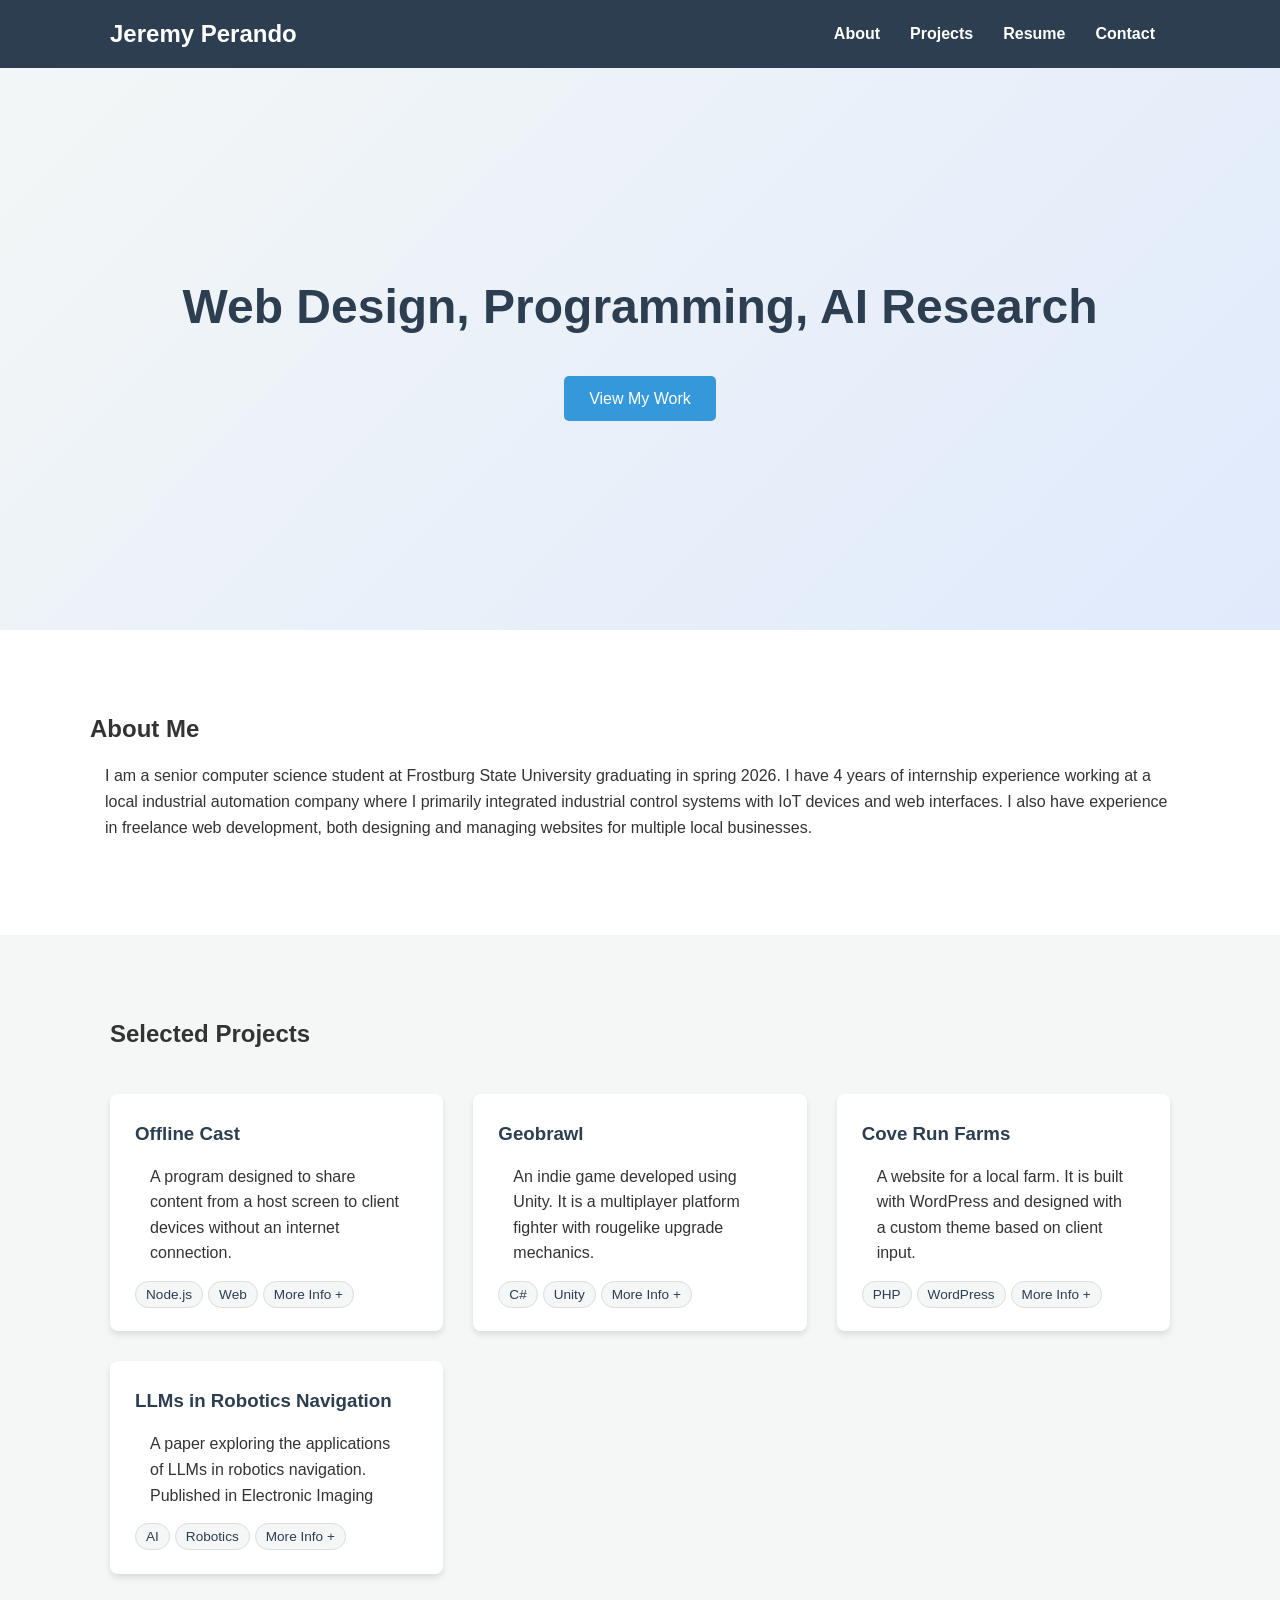
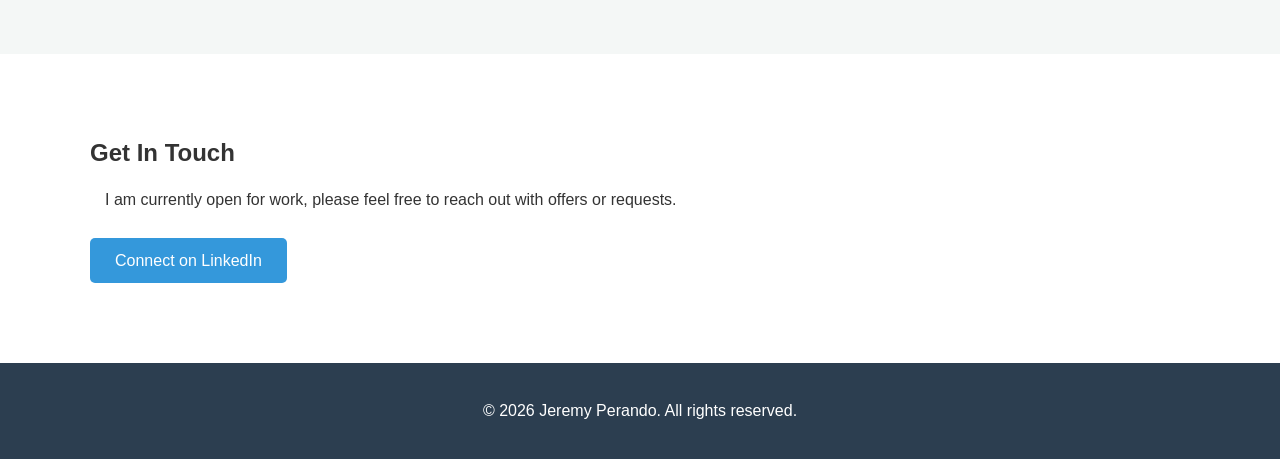
<file: index.html>
<!DOCTYPE html>
<html lang="en">
<head>
    <meta charset="UTF-8">
    <meta name="viewport" content="width=device-width, initial-scale=1.0">
    <title>Jeremy Perando - Portfolio</title>
    <link rel="stylesheet" href="style.css">
</head>
<body>

    <nav id="navbar">
        <div class="nav-content">
            <h1 class="logo">Jeremy Perando</h1>
            <ul class="nav-links">
                <li><a href="#aboutUpper">About</a></li>
                <li><a href="#projects">Projects</a></li>
                <li><a href="public/pdf/PublicResume.pdf" target="_blank">Resume</a></li>
                <li><a href="#contact">Contact</a></li>
            </ul>
        </div>
    </nav>

    <header id="hero">
        <div class="container">
            <h2>Web Design, Programming, AI Research</h2>
            <a href="#projects" class="btn">View My Work</a>
        </div>
        <div id="aboutUpper"></div>
    </header>

    <section id="about" class="container section">
        <h2>About Me</h2>
        <p>I am a senior computer science student at Frostburg State University graduating in spring 2026. 
            I have 4 years of internship experience working at a local industrial automation company where I primarily integrated industrial control systems with IoT devices and web interfaces. 
            I also have experience in freelance web development, both designing and managing websites for multiple local businesses.</p>
    </section>

    <section id="projects" class="bg-light section">
        <div class="container">
            <h2>Selected Projects</h2>
            <div class="project-grid">
                
                <div class="project-card">
                    <h3>Offline Cast</h3>
                    <p>A program designed to share content from a host screen to client devices without an internet connection.</p>
                    <div class="tags"><span>Node.js</span><span>Web</span><span class="info-tag"><a href="https://github.com/Jperando1/offline-cast">More Info +</a></span></div>
                </div>

                <div class="project-card">
                    <h3>Geobrawl</h3>
                    <p>An indie game developed using Unity. It is a multiplayer platform fighter with rougelike upgrade mechanics.</p>
                    <div class="tags"><span>C#</span><span>Unity</span><span class="info-tag"><a href="geobrawl.html">More Info +</a></span></div>
                </div>

                <div class="project-card">
                    <h3>Cove Run Farms</h3>
                    <p>A website for a local farm. It is built with WordPress and designed with a custom theme based on client input.</p>
                    <div class="tags"><span>PHP</span><span>WordPress</span><span class="info-tag"><a href="https://www.coverunfarmscornmaze.com">More Info +</a></span></div>
                </div>

                <div class="project-card">
                    <h3>LLMs in Robotics Navigation</h3>
                    <p>A paper exploring the applications of LLMs in robotics navigation. Published in Electronic Imaging</p>
                    <div class="tags"><span>AI</span><span>Robotics</span><span class="info-tag"><a href="https://doi.org/10.2352/EI.2025.37.15.AVM-105">More Info +</a></span></div>
                </div>

            </div>
        </div>
    </section>

    <section id="contact" class="container section">
        <h2>Get In Touch</h2>
        <p>I am currently open for work, please feel free to reach out with offers or requests.</p>
        <a href="https://www.linkedin.com/in/jnperando" class="btn" target="_blank">Connect on LinkedIn</a>
    </section>

    <footer>
        <p>&copy; <span id="year"></span> Jeremy Perando. All rights reserved.</p>
    </footer>

    <script src="script.js"></script>
</body>
</html>
</file>
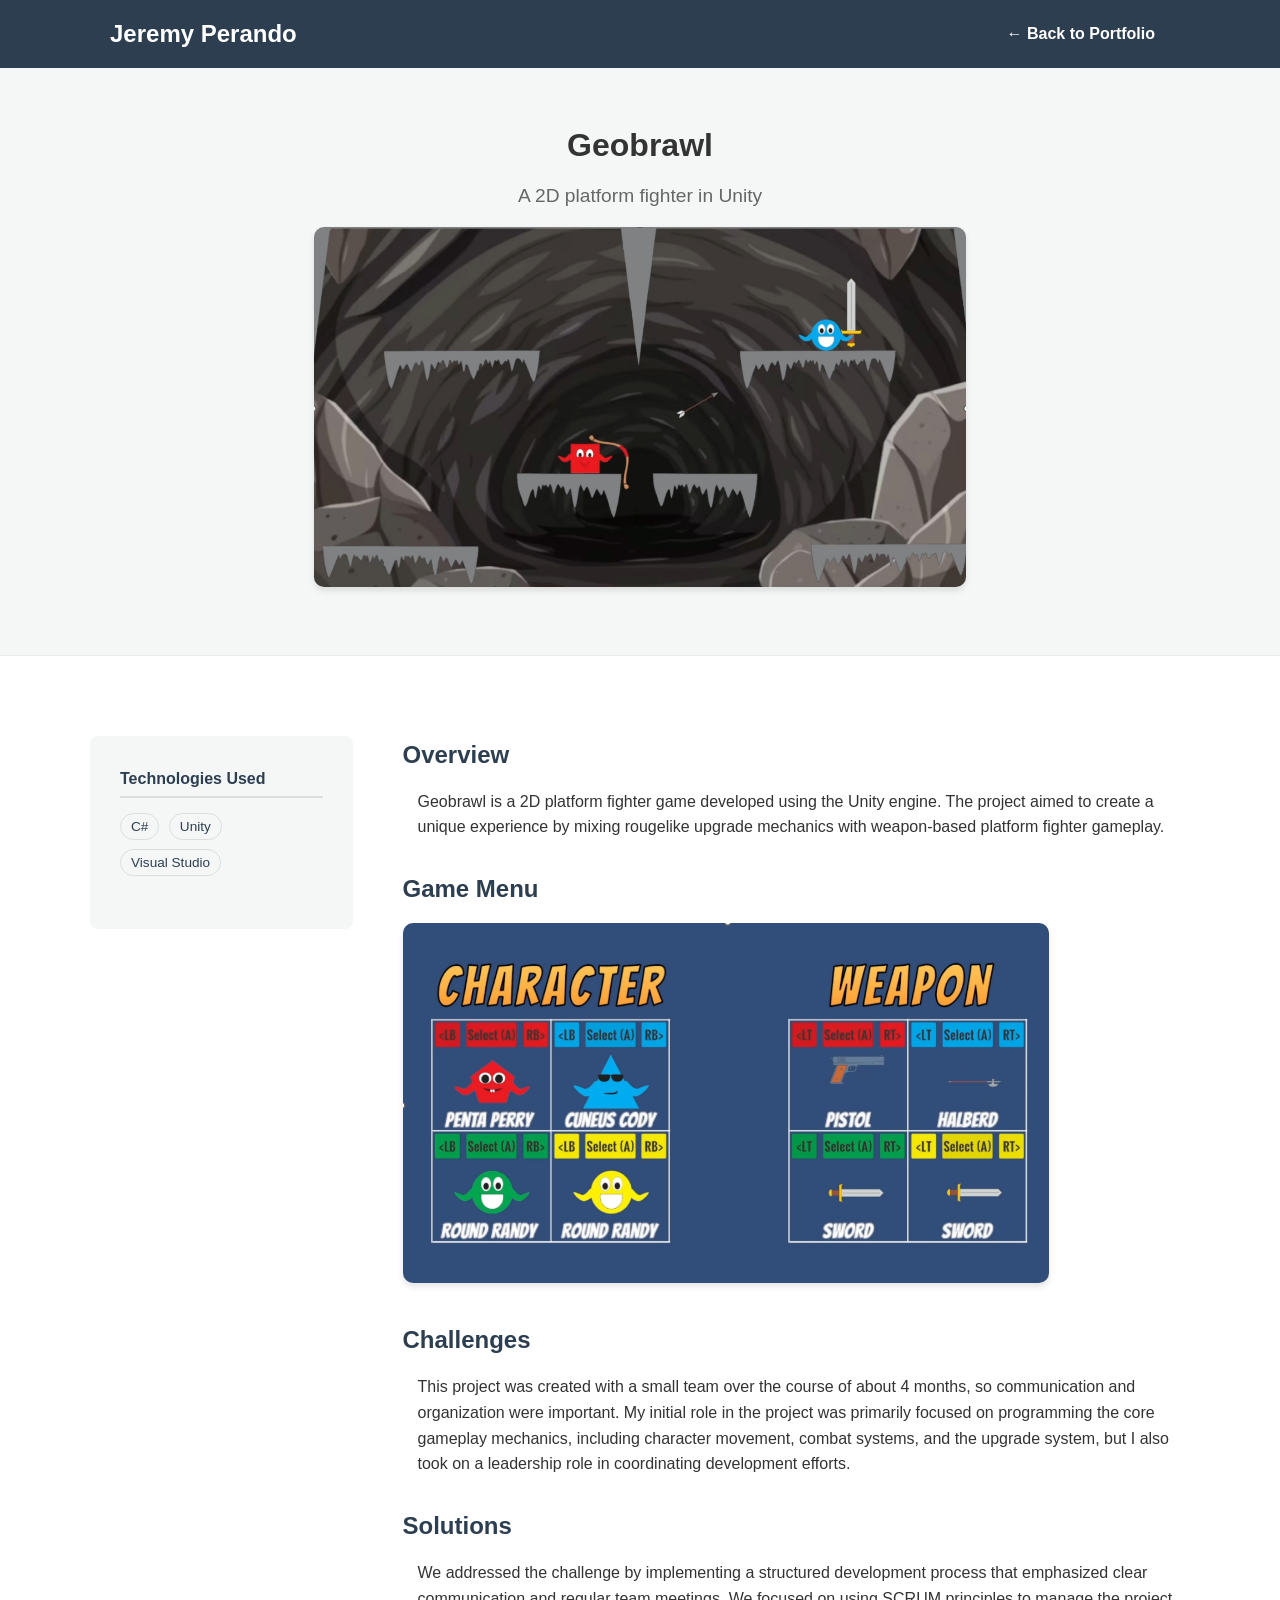
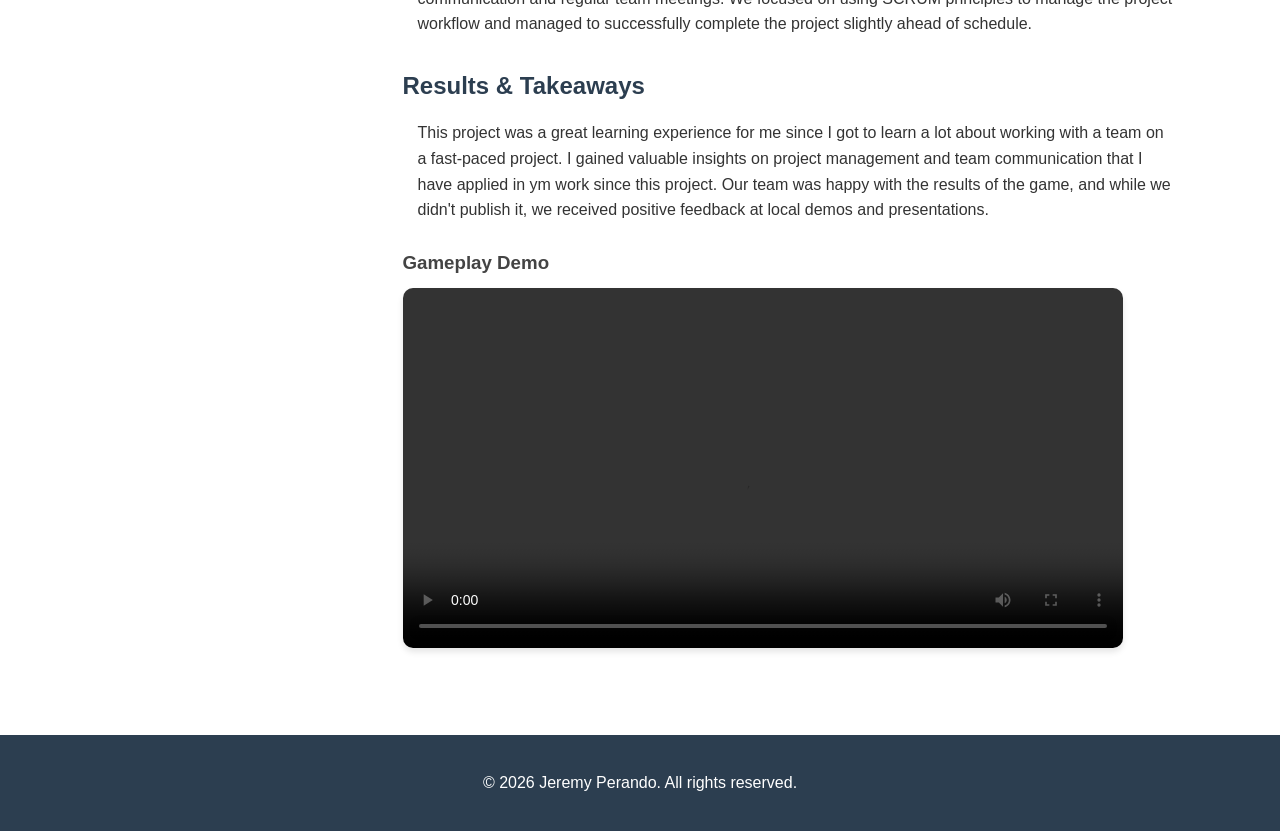
<file: geobrawl.html>
<!DOCTYPE html>
<html lang="en">
<head>
    <meta charset="UTF-8">
    <meta name="viewport" content="width=device-width, initial-scale=1.0">
    <title>Geobrawl - Project Details</title>
    <link rel="stylesheet" href="style.css">
</head>
<body>

    <nav id="navbar" class="scrolled">
        <div class="nav-content">
            <h1 class="logo">Jeremy Perando</h1>
            <ul class="nav-links">
                <li><a href="index.html#projects">&larr; Back to Portfolio</a></li>
            </ul>
        </div>
    </nav>

    <header class="project-hero bg-light section">
        <div class="container text-center">
            <h1>Geobrawl</h1>
            <p class="subtitle">A 2D platform fighter in Unity</p>
            <img src="public/images/GeobrawlGameplay.png" alt="Geobrawl Gameplay Screenshot" class="project-image">
        </div>
    </header>

    <section class="container section project-layout">
        
        <aside class="project-sidebar">
            <div class="meta-block">
                <h3>Technologies Used</h3>
                <div class="tags">
                    <span>C#</span>
                    <span>Unity</span><div style="width:auto; height: 10px;"></div>
                    <span>Visual Studio</span>
                </div>
            </div>
        </aside>

        <article class="project-body">
            <h2>Overview</h2>
            <p>Geobrawl is a 2D platform fighter game developed using the Unity engine. The project aimed to create a unique experience by mixing rougelike upgrade mechanics with weapon-based platform fighter gameplay.</p>
            <h2>Game Menu</h2>
            <img src="public\images\GeobrawlMenu.png" alt="Geobrawl Menu Screenshot" class="project-image">
            <h2>Challenges</h2>
            <p>This project was created with a small team over the course of about 4 months, so communication and organization were important. 
                My initial role in the project was primarily focused on programming the core gameplay mechanics, including character movement, combat systems, and the upgrade system, but I also took on a leadership role in coordinating development efforts. </p>
            </p>

            <h2>Solutions</h2>
            <p>We addressed the challenge by implementing a structured development process that emphasized clear communication and regular team meetings. We focused on using SCRUM principles to manage the project workflow and managed to successfully complete the project slightly ahead of schedule.</p>

            <h2>Results & Takeaways</h2>
            <p>This project was a great learning experience for me since I got to learn a lot about working with a team on a fast-paced project. 
                I gained valuable insights on project management and team communication that I have applied in ym work since this project. 
                Our team was happy with the results of the game, and while we didn't publish it, we received positive feedback at local demos and presentations.</p>
            <h3>Gameplay Demo</h3>
            <video src="public\video\GeobrawlGameplay.mp4" controls class="project-image"></video>
        </article>

    </section>

    <footer>
        <p>&copy; <span id="year"></span> Jeremy Perando. All rights reserved.</p>
    </footer>

    <script src="script.js"></script>
</body>
</html>
</file>
<file: style.css>
/* Base Styles & Variables */
:root {
    --primary-color: #2c3e50;
    --secondary-color: #3498db;
    --text-color: #333;
    --bg-color: #fff;
    --bg-light: #f4f7f6;
}

* {
    margin: 0;
    padding: 0;
    box-sizing: border-box;
}

html {
    scroll-behavior: smooth;
    font-family: 'Segoe UI', Tahoma, Geneva, Verdana, sans-serif;
    color: var(--text-color);
    line-height: 1.6;
}

body {
    background-color: var(--bg-color);
}

p {
    margin: 15px 15px;
}

.container {
    max-width: 1100px;
    margin: 0 auto;
    padding: 0 20px;
}

.section {
    padding: 80px 0;
}

.bg-light {
    background-color: var(--bg-light);
}

/* Navigation */
#navbar {
    background: var(--primary-color);
    color: #fff;
    position: fixed;
    top: 0;
    width: 100%;
    z-index: 100;
}

.nav-content {
    display: flex;
    justify-content: space-between;
    align-items: center;
    padding: 15px 20px;
    max-width: 1100px;
    margin: 0 auto;
}

.nav-links {
    list-style: none;
    display: flex;
}

.nav-links li {
    padding: 0 15px;
}

.nav-links a {
    color: #fff;
    text-decoration: none;
    font-weight: bold;
    transition: color 0.3s ease;
}

.nav-links a:hover {
    color: var(--secondary-color);
}

/* Hero Section */
#hero {
    height: 70vh;
    display: flex;
    align-items: center;
    text-align: center;
    background: linear-gradient(135deg, var(--bg-light) 0%, #e0eafc 100%);
    padding-top: 60px; /* Offset for navbar */
}

#hero h2 {
    font-size: 3rem;
    margin-bottom: 20px;
    color: var(--primary-color);
}

#hero p {
    font-size: 1.2rem;
    margin-bottom: 30px;
    color: #555;
}

.project-image {
    max-width: 100%;
    height: 40vh;
    border-radius: 10px;
    box-shadow: 0 4px 6px rgba(0,0,0,0.1);
}

.btn {
    display: inline-block;
    background: var(--secondary-color);
    color: #fff;
    padding: 10px 25px;
    text-decoration: none;
    border-radius: 5px;
    transition: background 0.3s ease;
    margin-top: 10px;
}

.btn:hover {
    background: #2980b9;
}

/* Project Grid */
.project-grid {
    display: grid;
    grid-template-columns: repeat(auto-fit, minmax(300px, 1fr));
    gap: 30px;
    margin-top: 40px;
}

.project-card {
    background: #fff;
    padding: 25px;
    border-radius: 8px;
    box-shadow: 0 4px 6px rgba(0,0,0,0.1);
    transition: transform 0.3s ease;
}

.project-card:hover {
    transform: translateY(-5px);
}

.project-card h3 {
    margin-bottom: 15px;
    color: var(--primary-color);
}

.tags {
    margin-top: 15px;
}

.tags span {
    background: var(--bg-light);
    padding: 5px 10px;
    border-radius: 20px;
    font-size: 0.85rem;
    margin-right: 5px;
    color: var(--primary-color);
    border: 1px solid #ddd;
}
.info-tag {
    background: var(--bg-light);
    padding: 5px 10px;
    border-radius: 20px;
    font-size: 0.85rem;
    margin-right: 5px;
    color: var(--primary-color);
    border: 1px solid #ddd;
    cursor: pointer;
    text-decoration: none;
}

.info-tag:hover {
    background: var(--bg-light);
    padding: 5px 10px;
    border-radius: 20px;
    font-size: 0.85rem;
    margin-right: 5px;
    color: var(--primary-color);
    border: 1px solid rgb(138, 220, 222);
}

a {
    text-decoration: none;
    color: var(--primary-color);
}

/* Footer */
footer {
    text-align: center;
    padding: 20px;
    background: var(--primary-color);
    color: #fff;
}

/* Responsive */
@media (max-width: 768px) {
    #hero h2 {
        font-size: 2rem;
    }
    h2 {
        margin: 15px 15px;
    }
    .nav-content {
        flex-direction: column;
    }
    .nav-links {
        margin-top: 15px;
    }
    .project-body{
        margin: 15px 15px;
    }
    .btn {
        margin: 8px 15px;
    }
}

/* --- Project Detail Page Styles --- */

/* Project Hero */
.project-hero {
    padding-top: 120px; /* Account for fixed navbar */
    padding-bottom: 60px;
    border-bottom: 1px solid #eaeaea;
}

.text-center {
    text-align: center;
}

.subtitle {
    font-size: 1.2rem;
    color: #666;
    margin-top: 10px;
}

/* Project Layout Grid */
.project-layout {
    display: grid;
    grid-template-columns: 1fr 3fr;
    gap: 50px;
    align-items: start;
}

/* Sidebar */
.project-sidebar {
    background: var(--bg-light);
    padding: 30px;
    border-radius: 8px;
    position: sticky;
    top: 100px; /* Stays in view as you scroll */
}

.meta-block {
    margin-bottom: 25px;
}

.meta-block h3 {
    font-size: 1rem;
    color: var(--primary-color);
    margin-bottom: 10px;
    border-bottom: 2px solid #ddd;
    padding-bottom: 5px;
}

.btn-small {
    padding: 8px 15px;
    font-size: 0.9rem;
    display: block;
    text-align: center;
}

/* Project Body / Case Study */
.project-body h2 {
    color: var(--primary-color);
    margin: 30px 0 15px;
}

.project-body h2:first-child {
    margin-top: 0;
}

.project-body h3 {
    margin: 25px 0 10px;
    color: #444;
}

.project-body p {
    margin: 15px 15px;
    margin-bottom: 15px;
}

/* Code Snippet Block */
.code-block {
    background-color: #1e1e1e;
    color: #d4d4d4;
    padding: 20px;
    border-radius: 8px;
    overflow-x: auto;
    margin: 20px 0;
    font-family: 'Courier New', Courier, monospace;
    font-size: 0.95rem;
    line-height: 1.5;
}

/* Responsive adjustments for Detail Page */
@media (max-width: 850px) {
    .project-layout {
        grid-template-columns: 1fr;
    }
    .project-sidebar {
        position: static;
        order: 2; /* Moves sidebar to bottom on mobile */
    }
    .project-body {
        order: 1;
    }
}
</file>
